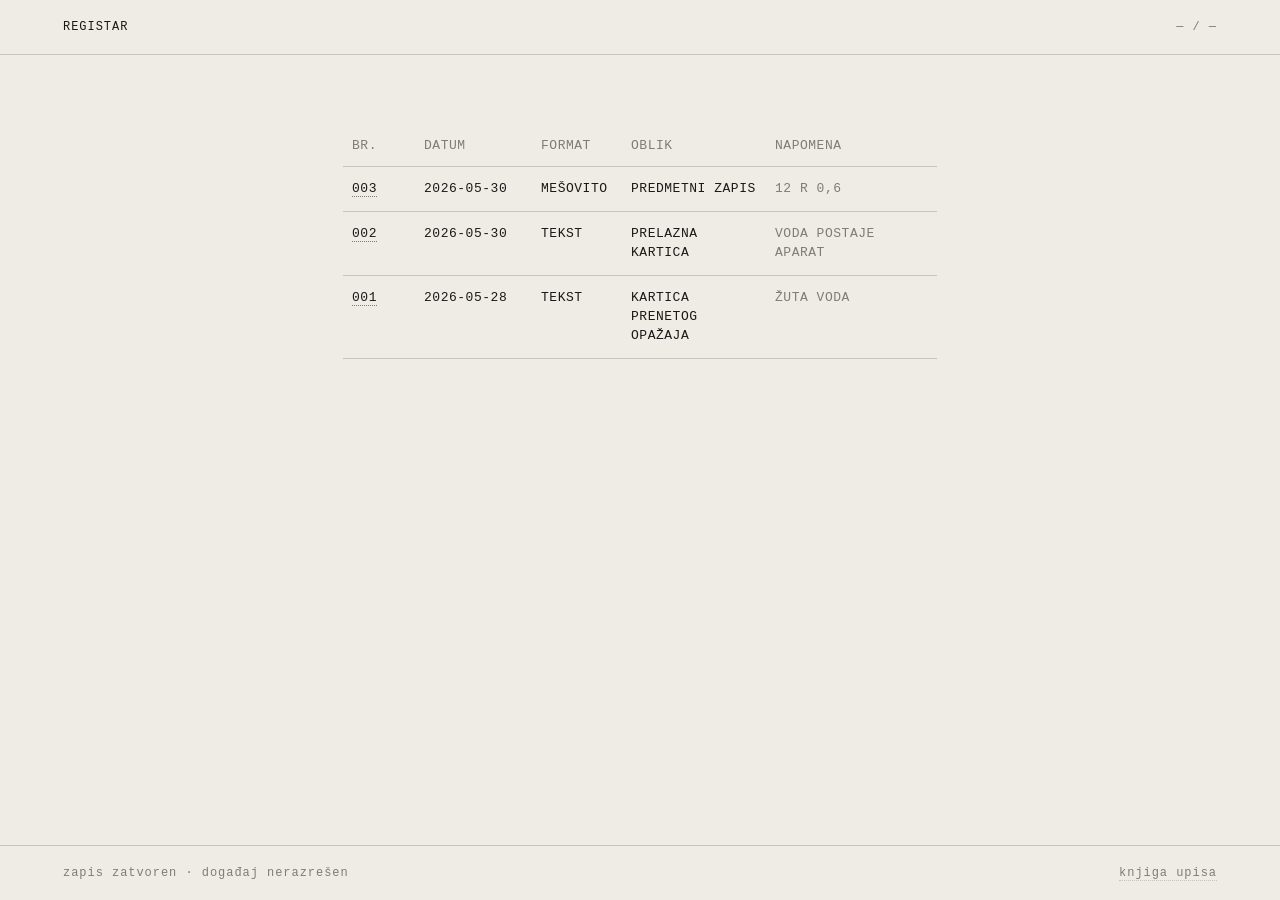
<file: index.html>
<!DOCTYPE html>
<html lang="sr">
<head>
  <meta charset="UTF-8">
  <meta name="viewport" content="width=device-width, initial-scale=1.0">
  <title>REGISTAR</title>
  <link rel="stylesheet" href="style.css">
</head>
<body>

  <header class="site-header">
    <span class="sig">REGISTAR</span>
    <span>— / —</span>
  </header>

  <main>
    <table class="ledger">
      <thead>
        <tr>
          <th style="width: 4rem;">BR.</th>
          <th style="width: 6.5rem;">DATUM</th>
          <th style="width: 5rem;">FORMAT</th>
          <th style="width: 8rem;">OBLIK</th>
          <th>NAPOMENA</th>
        </tr>
      </thead>
      <tbody>
        <!-- Najnoviji unos ide na vrh. Red postoji samo ako postoji i odgovarajuća stranica u /entries. -->
        <tr>
  <td><a href="entries/003.html">003</a></td>
  <td>2026&#8209;05&#8209;30</td>
  <td>MEŠOVITO</td>
  <td>PREDMETNI ZAPIS</td>
  <td class="note">12 R 0,6</td>
</tr>
        <tr>
          <td><a href="entries/002.html">002</a></td>
          <td>2026&#8209;05&#8209;30</td>
          <td>TEKST</td>
          <td>PRELAZNA KARTICA</td>
          <td class="note">VODA POSTAJE APARAT</td>
        </tr>
        <tr>
          <td><a href="entries/001.html">001</a></td>
          <td>2026&#8209;05&#8209;28</td>
          <td>TEKST</td>
          <td>KARTICA PRENETOG OPAŽAJA</td>
          <td class="note">ŽUTA VODA</td>
        </tr>
      </tbody>
    </table>
  </main>

  <footer class="site-footer">
    <span>zapis zatvoren · događaj nerazrešen</span>
    <span><a href="REGISTAR_LEDGER.csv">knjiga upisa</a></span>
  </footer>

</body>
</html>
</file>
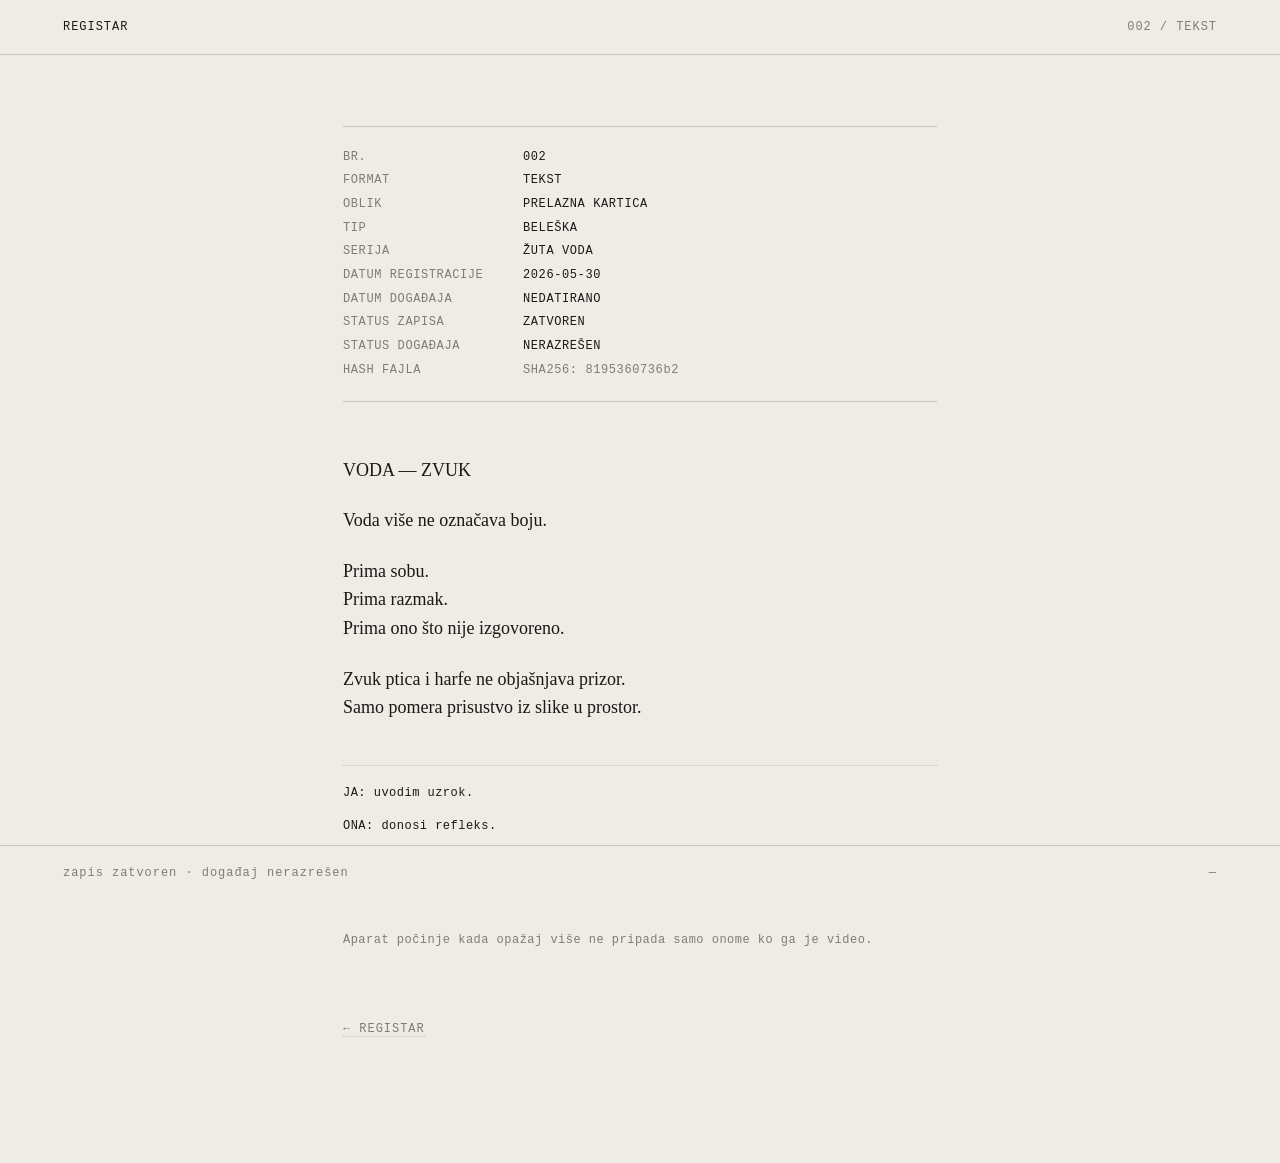
<file: 002.html>
<!DOCTYPE html>
<html lang="sr">
<head>
  <meta charset="UTF-8">
  <meta name="viewport" content="width=device-width, initial-scale=1.0">
  <title>REGISTAR / 002</title>
  <link rel="stylesheet" href="../style.css">
</head>
<body>

  <header class="site-header">
    <span class="sig">REGISTAR</span>
    <span>002 / TEKST</span>
  </header>

  <main>

    <dl class="entry-meta">
      <dt>BR.</dt>                  <dd>002</dd>
      <dt>FORMAT</dt>              <dd>TEKST</dd>
      <dt>OBLIK</dt>               <dd>PRELAZNA KARTICA</dd>
      <dt>TIP</dt>                 <dd>BELEŠKA</dd>
      <dt>SERIJA</dt>              <dd>ŽUTA VODA</dd>
      <dt>DATUM REGISTRACIJE</dt>  <dd>2026-05-30</dd>
      <dt>DATUM DOGAĐAJA</dt>      <dd>NEDATIRANO</dd>
      <dt>STATUS ZAPISA</dt>       <dd>ZATVOREN</dd>
      <dt>STATUS DOGAĐAJA</dt>     <dd>NERAZREŠEN</dd>
      <dt>HASH FAJLA</dt>          <dd class="hash-short">SHA256: 8195360736b2</dd>
    </dl>

    <div class="content">
      <p class="note-text">VODA — ZVUK</p>

      <p>Voda više ne označava boju.</p>

      <p>Prima sobu.<br>
      Prima razmak.<br>
      Prima ono što nije izgovoreno.</p>

      <p>Zvuk ptica i harfe ne objašnjava prizor.<br>
      Samo pomera prisustvo iz slike u prostor.</p>

      <div class="field-note">
        <p>JA: uvodim uzrok.</p>
        <p>ONA: donosi refleks.</p>
        <p>VODA: zadržava razliku.</p>
      </div>

      <p class="registration-note">Aparat počinje kada opažaj više ne pripada samo onome ko ga je video.</p>
    </div>

    <div class="return">
      <a href="../index.html">← REGISTAR</a>
    </div>

  </main>

  <footer class="site-footer">
    <span>zapis zatvoren · događaj nerazrešen</span>
    <span>—</span>
  </footer>

</body>
</html>
</file>
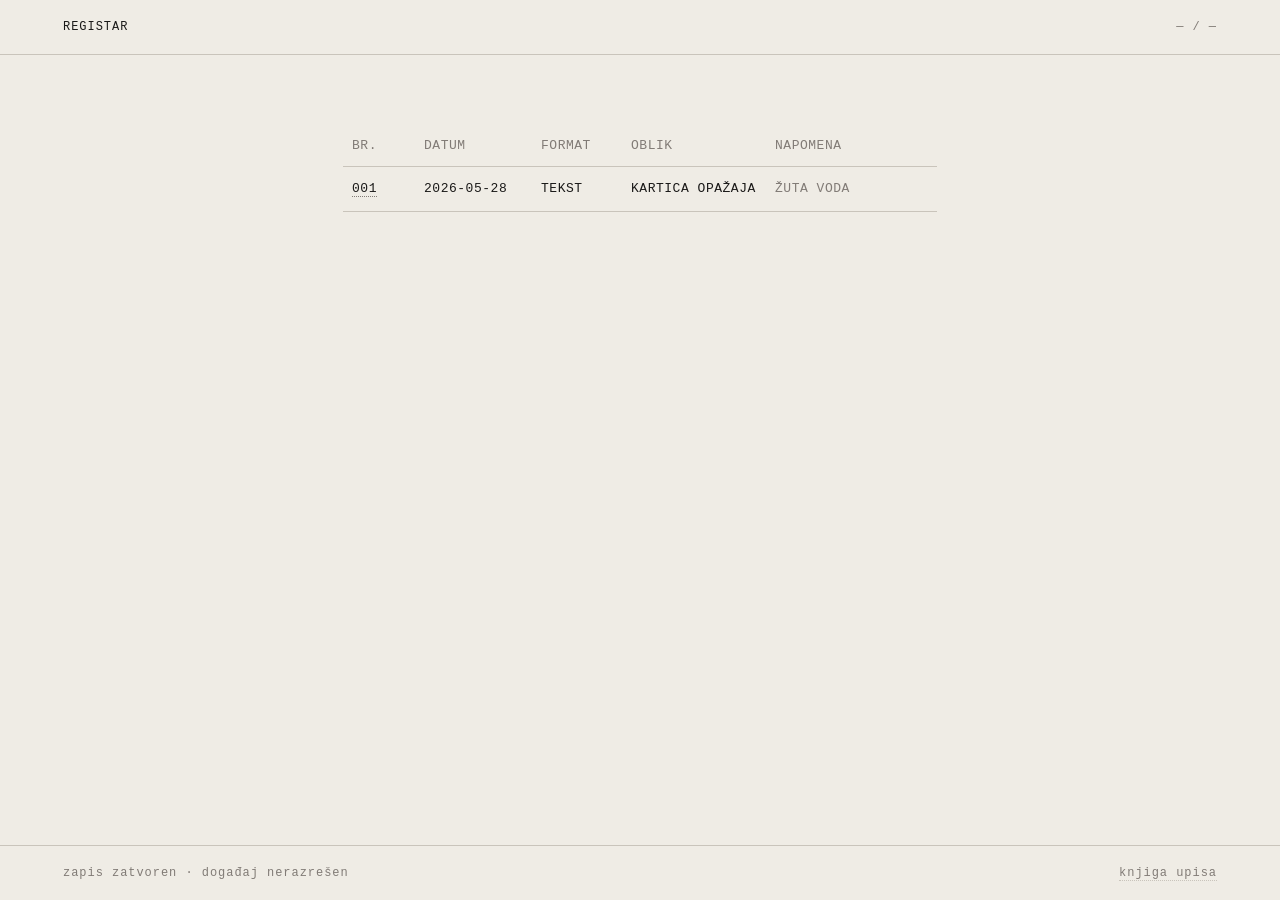
<file: home.html>
<!DOCTYPE html>
<html lang="sr">
<head>
  <meta charset="UTF-8">
  <meta name="viewport" content="width=device-width, initial-scale=1.0">
  <title>REGISTAR</title>
  <link rel="stylesheet" href="style.css">
</head>
<body>

  <header class="site-header">
    <span class="sig">REGISTAR</span>
    <span>— / —</span>
  </header>

  <main>
    <table class="ledger">
      <thead>
        <tr>
          <th style="width: 4rem;">BR.</th>
          <th style="width: 6.5rem;">DATUM</th>
          <th style="width: 5rem;">FORMAT</th>
          <th style="width: 8rem;">OBLIK</th>
          <th>NAPOMENA</th>
        </tr>
      </thead>
      <tbody>
        <!-- Najnoviji unos ide na vrh. Za novu stranicu dupliraj jedan <tr> blok. -->
        <tr>
          <td><a href="entries/001.html">001</a></td>
          <td>2026&#8209;05&#8209;28</td>
          <td>TEKST</td>
          <td>KARTICA OPAŽAJA</td>
          <td class="note">ŽUTA VODA</td>
        </tr>
      </tbody>
    </table>
  </main>

  <footer class="site-footer">
    <span>zapis zatvoren · događaj nerazrešen</span>
    <span><a href="REGISTAR_LEDGER.csv">knjiga upisa</a></span>
  </footer>

</body>
</html>
</file>
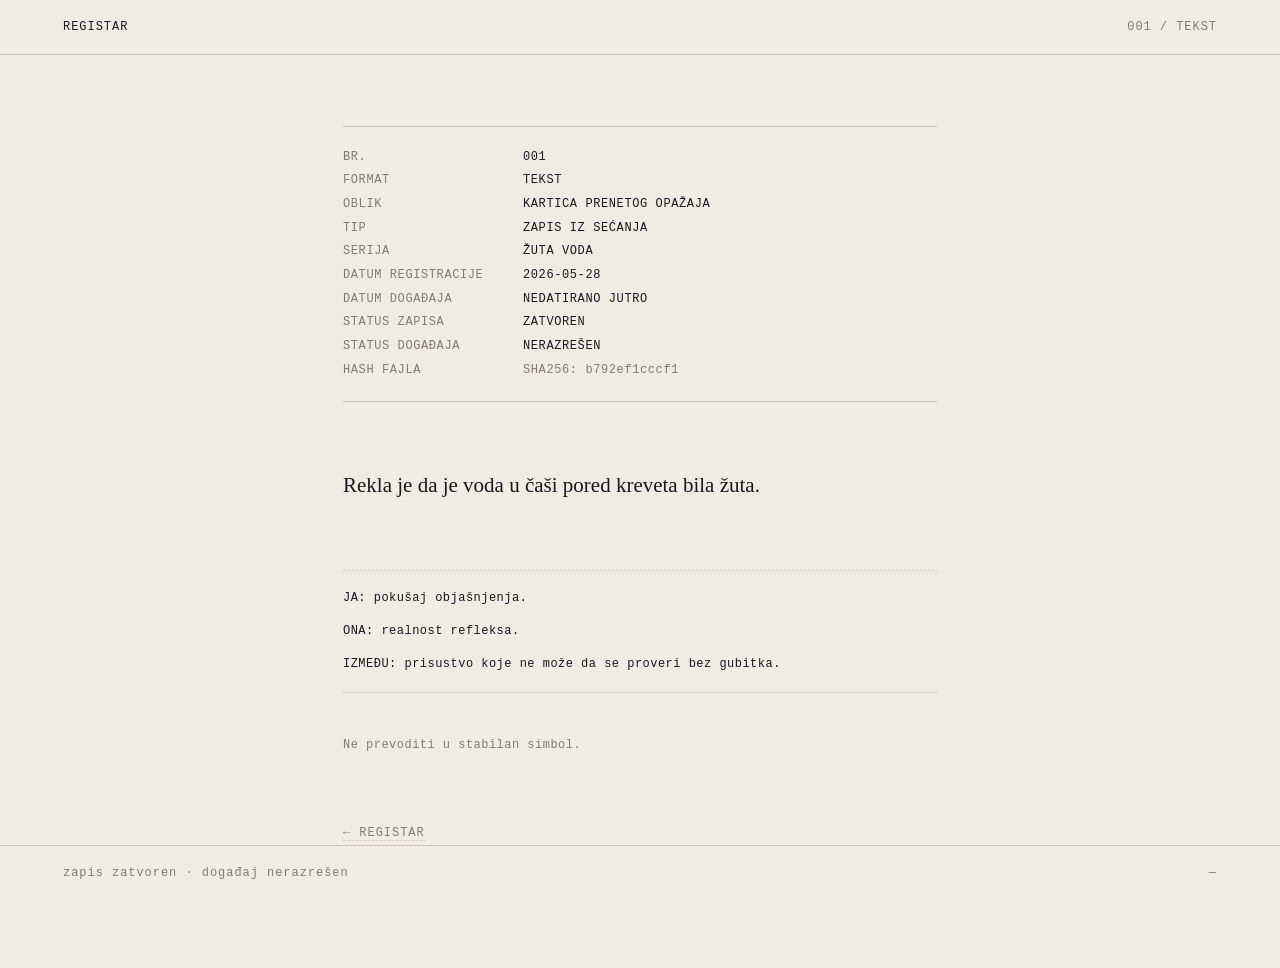
<file: entries/001.html>
<!DOCTYPE html>
<html lang="sr">
<head>
  <meta charset="UTF-8">
  <meta name="viewport" content="width=device-width, initial-scale=1.0">
  <title>REGISTAR / 001</title>
  <link rel="stylesheet" href="../style.css">
</head>
<body>

  <header class="site-header">
    <span class="sig">REGISTAR</span>
    <span>001 / TEKST</span>
  </header>

  <main>

    <dl class="entry-meta">
      <dt>BR.</dt>                  <dd>001</dd>
      <dt>FORMAT</dt>              <dd>TEKST</dd>
      <dt>OBLIK</dt>               <dd>KARTICA PRENETOG OPAŽAJA</dd>
      <dt>TIP</dt>                 <dd>ZAPIS IZ SEĆANJA</dd>
      <dt>SERIJA</dt>              <dd>ŽUTA VODA</dd>
      <dt>DATUM REGISTRACIJE</dt>  <dd>2026-05-28</dd>
      <dt>DATUM DOGAĐAJA</dt>      <dd>NEDATIRANO JUTRO</dd>
      <dt>STATUS ZAPISA</dt>       <dd>ZATVOREN</dd>
      <dt>STATUS DOGAĐAJA</dt>     <dd>NERAZREŠEN</dd>
      <dt>HASH FAJLA</dt>          <dd class="hash-short">SHA256: b792ef1cccf1</dd>
    </dl>

    <div class="content">
      <p class="primary-text">Rekla je da je voda u čaši pored kreveta bila žuta.</p>

      <div class="field-note">
        <p>JA: pokušaj objašnjenja.</p>
        <p>ONA: realnost refleksa.</p>
        <p>IZMEĐU: prisustvo koje ne može da se proveri bez gubitka.</p>
      </div>

      <p class="registration-note">Ne prevoditi u stabilan simbol.</p>
    </div>

    <div class="return">
      <a href="../index.html">← REGISTAR</a>
    </div>

  </main>

  <footer class="site-footer">
    <span>zapis zatvoren · događaj nerazrešen</span>
    <span>—</span>
  </footer>

</body>
</html>
</file>
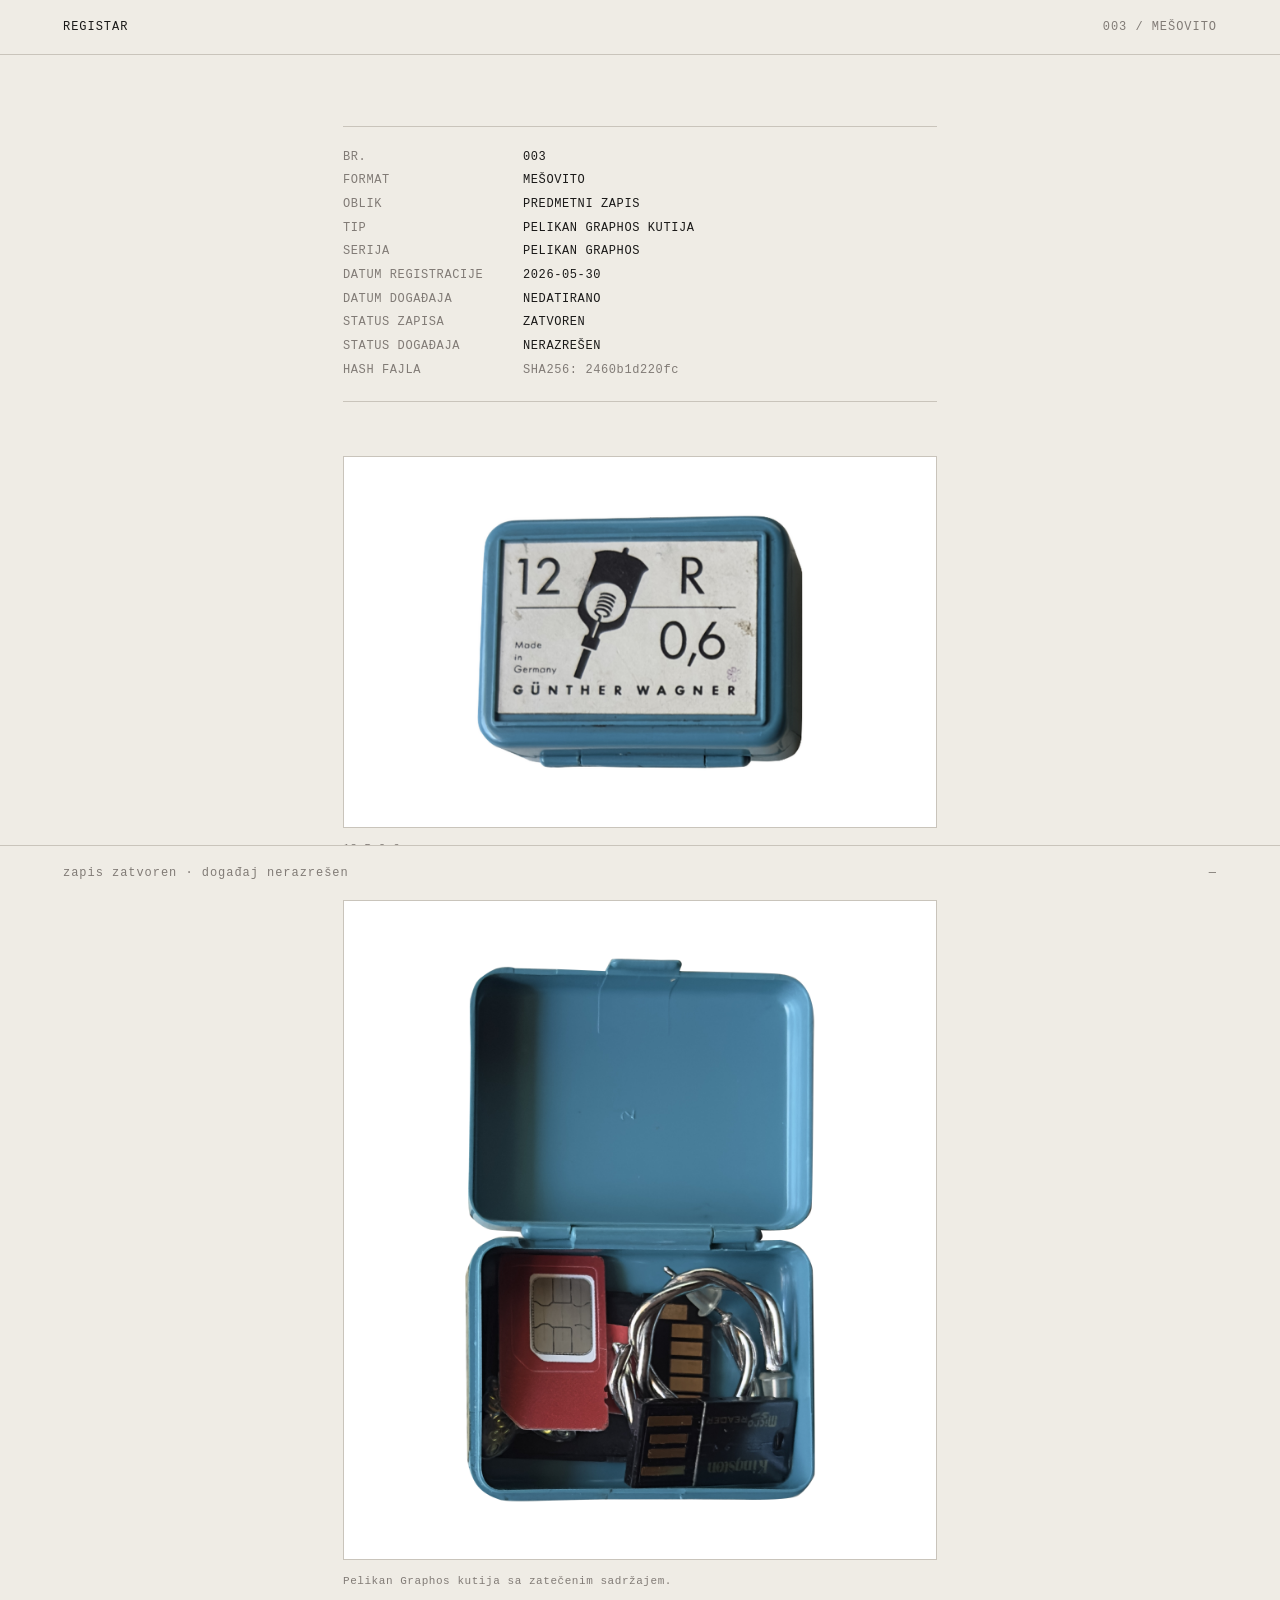
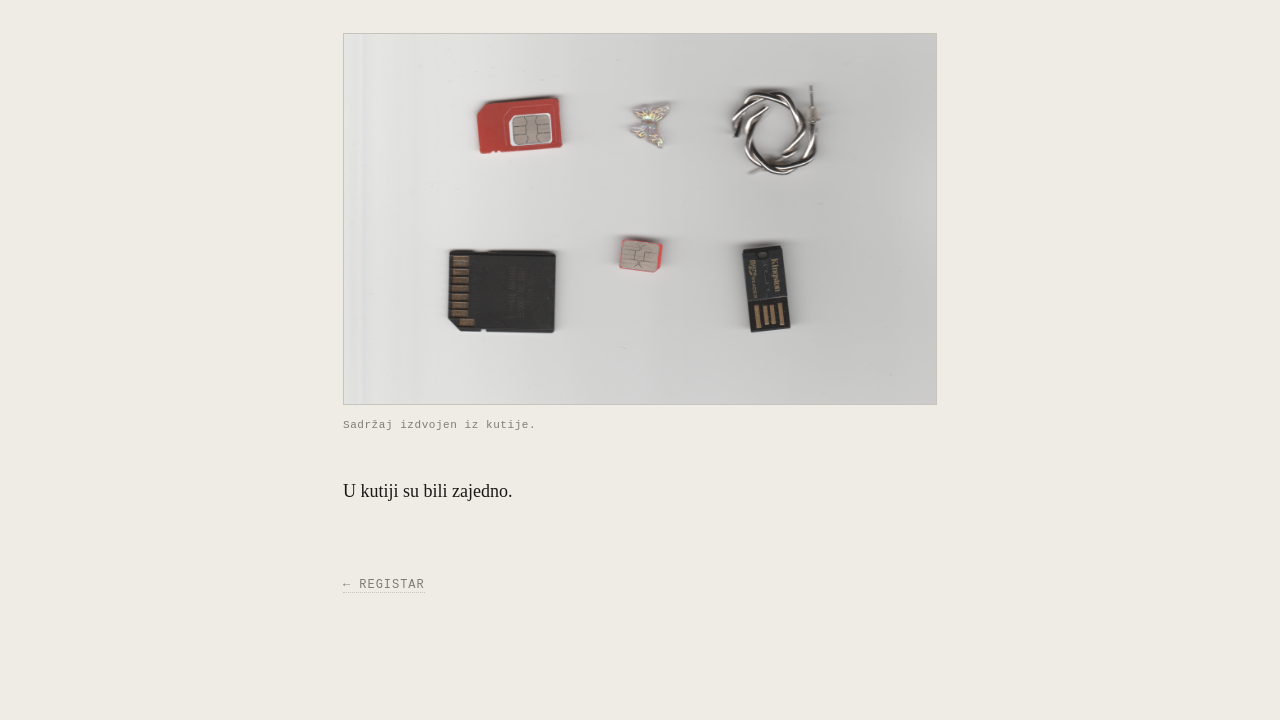
<file: entries/003.html>
<!DOCTYPE html>
<html lang="sr">
<head>
  <meta charset="UTF-8">
  <meta name="viewport" content="width=device-width, initial-scale=1.0">
  <title>REGISTAR / 003</title>
  <link rel="stylesheet" href="../style.css">
</head>
<body>

  <header class="site-header">
    <span class="sig">REGISTAR</span>
    <span>003 / MEŠOVITO</span>
  </header>

  <main>

    <dl class="entry-meta">
      <dt>BR.</dt>                  <dd>003</dd>
      <dt>FORMAT</dt>              <dd>MEŠOVITO</dd>
      <dt>OBLIK</dt>               <dd>PREDMETNI ZAPIS</dd>
      <dt>TIP</dt>                 <dd>PELIKAN GRAPHOS KUTIJA</dd>
      <dt>SERIJA</dt>              <dd>PELIKAN GRAPHOS</dd>
      <dt>DATUM REGISTRACIJE</dt>  <dd>2026-05-30</dd>
      <dt>DATUM DOGAĐAJA</dt>      <dd>NEDATIRANO</dd>
      <dt>STATUS ZAPISA</dt>       <dd>ZATVOREN</dd>
      <dt>STATUS DOGAĐAJA</dt>     <dd>NERAZREŠEN</dd>
      <dt>HASH FAJLA</dt>          <dd class="hash-short">SHA256: 2460b1d220fc</dd>
    </dl>

    <div class="content">

      <figure class="media-block">
        <img src="../media/002-box-label.png" alt="">
        <figcaption>12 R 0,6</figcaption>
      </figure>

      <figure class="media-block">
        <img src="../media/002-box-open.png" alt="">
        <figcaption>Pelikan Graphos kutija sa zatečenim sadržajem.</figcaption>
      </figure>

      <figure class="media-block">
        <img src="../media/002-elements.png" alt="">
        <figcaption>Sadržaj izdvojen iz kutije.</figcaption>
      </figure>

      <p class="note-text">
        U kutiji su bili zajedno.
      </p>

    </div>

    <div class="return">
      <a href="../index.html">← REGISTAR</a>
    </div>

  </main>

  <footer class="site-footer">
    <span>zapis zatvoren · događaj nerazrešen</span>
    <span>—</span>
  </footer>

</body>
</html>
</file>
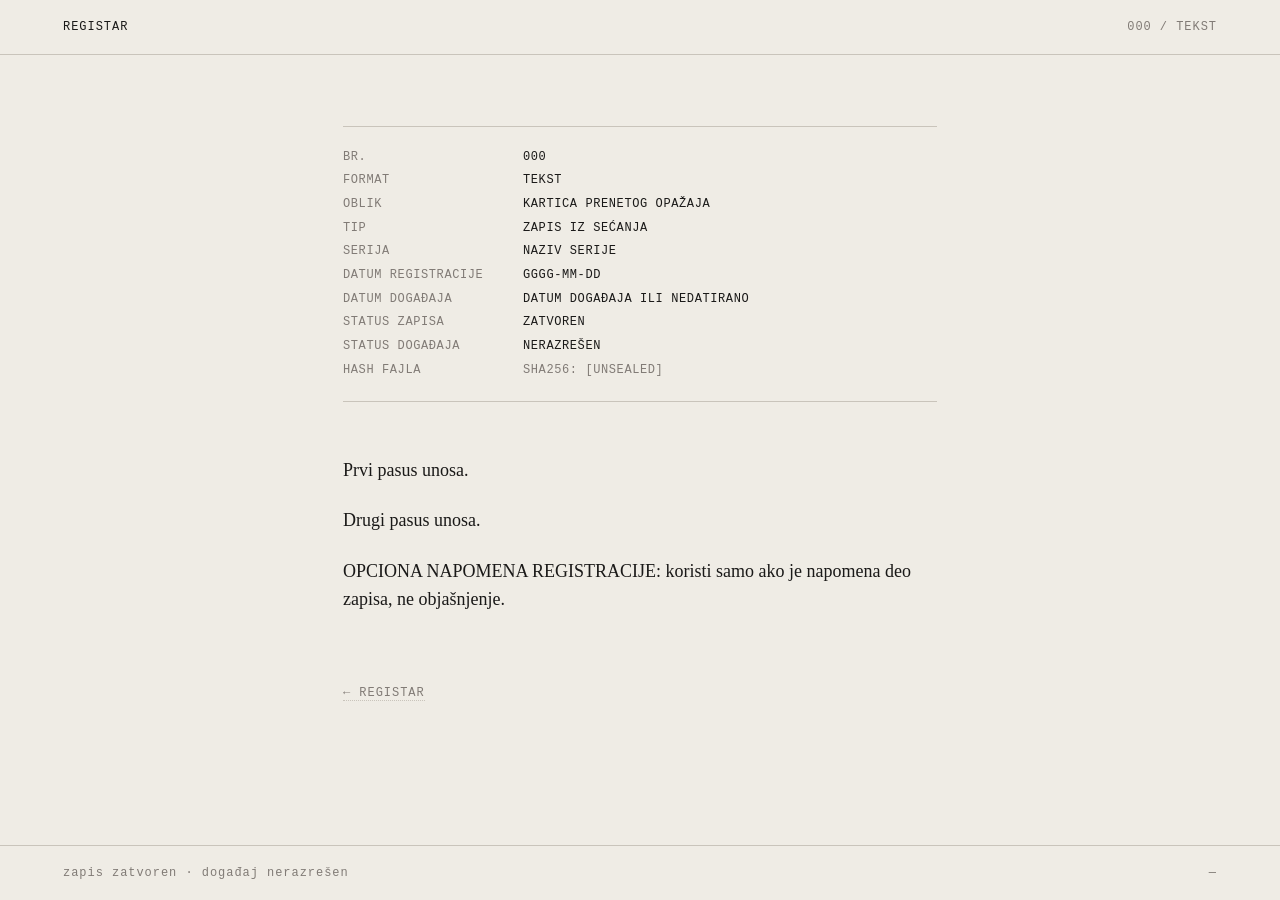
<file: entries/TEMPLATE_TEXT.html>
<!DOCTYPE html>
<html lang="sr">
<head>
  <meta charset="UTF-8">
  <meta name="viewport" content="width=device-width, initial-scale=1.0">
  <title>REGISTAR / 000</title>
  <link rel="stylesheet" href="../style.css">
</head>
<body>

  <header class="site-header">
    <span class="sig">REGISTAR</span>
    <span>000 / TEKST</span>
  </header>

  <main>

    <dl class="entry-meta">
      <dt>BR.</dt>                  <dd>000</dd>
      <dt>FORMAT</dt>              <dd>TEKST</dd>
      <dt>OBLIK</dt>               <dd>KARTICA PRENETOG OPAŽAJA</dd>
      <dt>TIP</dt>                 <dd>ZAPIS IZ SEĆANJA</dd>
      <dt>SERIJA</dt>              <dd>NAZIV SERIJE</dd>
      <dt>DATUM REGISTRACIJE</dt>  <dd>GGGG-MM-DD</dd>
      <dt>DATUM DOGAĐAJA</dt>      <dd>DATUM DOGAĐAJA ILI NEDATIRANO</dd>
      <dt>STATUS ZAPISA</dt>       <dd>ZATVOREN</dd>
      <dt>STATUS DOGAĐAJA</dt>     <dd>NERAZREŠEN</dd>
      <dt>HASH FAJLA</dt>          <dd class="hash-short">SHA256: [UNSEALED]</dd>
    </dl>

    <div class="content">
      <p>Prvi pasus unosa.</p>
      <p>Drugi pasus unosa.</p>
      <p class="note-text">OPCIONA NAPOMENA REGISTRACIJE: koristi samo ako je napomena deo zapisa, ne objašnjenje.</p>
    </div>

    <div class="return">
      <a href="../index.html">← REGISTAR</a>
    </div>

  </main>

  <footer class="site-footer">
    <span>zapis zatvoren · događaj nerazrešen</span>
    <span>—</span>
  </footer>

</body>
</html>
</file>
<file: style.css>
*, *::before, *::after {
  box-sizing: border-box;
  margin: 0;
  padding: 0;
}

:root {
  --bg: #efece5;
  --text: #1a1918;
  --meta: #817b76;
  --rule: #c9c4bb;
  --pad: clamp(1.5rem, 6vw, 3.5rem);
  --max: 720px;
}

html,
body {
  background: var(--bg);
  color: var(--text);
  font-family: Georgia, "Times New Roman", serif;
  font-size: 18px;
  line-height: 1.6;
  -webkit-font-smoothing: antialiased;
  text-rendering: optimizeLegibility;
}

.site-header,
.site-footer {
  position: fixed;
  left: 0;
  right: 0;
  padding: 1.1rem var(--pad);
  background: var(--bg);
  display: flex;
  justify-content: space-between;
  align-items: baseline;
  font-family: "Courier New", monospace;
  font-size: 12px;
  line-height: 1.2;
  letter-spacing: 0.08em;
  color: var(--meta);
  z-index: 10;
}

.site-header {
  top: 0;
  border-bottom: 1px solid var(--rule);
}

.site-footer {
  bottom: 0;
  border-top: 1px solid var(--rule);
}

.site-header .sig {
  color: var(--text);
}

.site-footer a {
  color: var(--meta);
  text-decoration: none;
  border-bottom: 1px dotted var(--rule);
}

.site-footer a:hover {
  color: var(--text);
  border-bottom-color: var(--text);
}

main {
  max-width: var(--max);
  margin: 0 auto;
  padding: 7rem var(--pad) 7rem;
}

.ledger {
  width: 100%;
  border-collapse: collapse;
  font-family: "Courier New", monospace;
  font-size: 13px;
  line-height: 1.45;
  letter-spacing: 0.04em;
}

.ledger th {
  text-align: left;
  font-weight: normal;
  color: var(--meta);
  border-bottom: 1px solid var(--rule);
  padding: 0.6rem 0.5rem;
}

.ledger td {
  padding: 0.7rem 0.5rem;
  border-bottom: 1px solid var(--rule);
  vertical-align: top;
  color: var(--text);
}

.ledger a {
  color: var(--text);
  text-decoration: none;
  border-bottom: 1px dotted var(--meta);
  transition: border-color 0.2s ease, color 0.2s ease;
}

.ledger a:hover {
  border-bottom-color: var(--text);
}

.ledger td.note {
  color: var(--meta);
}

.entry-meta {
  font-family: "Courier New", monospace;
  font-size: 12px;
  line-height: 1.45;
  letter-spacing: 0.05em;
  color: var(--meta);
  border-top: 1px solid var(--rule);
  border-bottom: 1px solid var(--rule);
  padding: 1.2rem 0;
  margin-bottom: 3rem;
  display: grid;
  grid-template-columns: 9rem 1fr;
  row-gap: 0.35rem;
  column-gap: 1rem;
}

.entry-meta dt {
  color: var(--meta);
}

.entry-meta dd {
  color: var(--text);
}

.entry-meta .hash-short {
  color: var(--meta);
}

.content p {
  margin-bottom: 1.2em;
}

.content p:last-child {
  margin-bottom: 0;
}

.content .primary-text {
  font-size: 21px;
  line-height: 1.5;
  margin: 3.8rem 0;
}

.content .field-note {
  font-family: "Courier New", monospace;
  font-size: 12px;
  line-height: 1.55;
  letter-spacing: 0.04em;
  color: var(--text);
  border-top: 1px dotted var(--rule);
  border-bottom: 1px dotted var(--rule);
  padding: 1rem 0;
  margin: 2.4rem 0;
}

.content .registration-note {
  font-family: "Courier New", monospace;
  font-size: 12px;
  line-height: 1.55;
  letter-spacing: 0.04em;
  color: var(--meta);
  margin-top: 2.4rem;
}

.media-block {
  margin: 0 0 2.4rem;
}

.media-block img,
.media-block video {
  width: 100%;
  max-width: 100%;
  height: auto;
  display: block;
  border: 1px solid var(--rule);
  background: var(--bg);
}

.media-block figcaption {
  margin-top: 0.75rem;
  font-family: "Courier New", monospace;
  font-size: 11px;
  line-height: 1.45;
  letter-spacing: 0.05em;
  color: var(--meta);
}

.media-block figcaption span {
  color: var(--text);
}

.reg-audio {
  margin: 0 0 2.4rem;
  font-family: "Courier New", monospace;
  font-size: 12px;
  line-height: 1.55;
  letter-spacing: 0.06em;
  color: var(--text);
}

.reg-audio audio {
  display: none;
}

.reg-audio .status-line {
  border-top: 1px dotted var(--rule);
  border-bottom: 1px dotted var(--rule);
  padding: 1.15rem 0;
  display: flex;
  justify-content: space-between;
  gap: 1rem;
}

.reg-audio .progress-shell {
  border-bottom: 1px dotted var(--rule);
  padding: 1.1rem 0;
}

.reg-audio .progress {
  width: 100%;
  height: 1.1rem;
  display: block;
  appearance: none;
  -webkit-appearance: none;
  background: transparent;
  cursor: pointer;
}

.reg-audio .progress::-webkit-slider-runnable-track {
  height: 1px;
  background: var(--text);
}

.reg-audio .progress::-webkit-slider-thumb {
  appearance: none;
  -webkit-appearance: none;
  width: 0.55rem;
  height: 0.55rem;
  margin-top: -0.25rem;
  border: 1px solid var(--text);
  background: var(--bg);
}

.reg-audio .progress::-moz-range-track {
  height: 1px;
  background: var(--text);
}

.reg-audio .progress::-moz-range-thumb {
  width: 0.55rem;
  height: 0.55rem;
  border: 1px solid var(--text);
  border-radius: 0;
  background: var(--bg);
}

.reg-audio .controls {
  border-bottom: 1px dotted var(--rule);
  padding: 0.9rem 0;
  display: flex;
  flex-wrap: wrap;
  gap: 1.1rem;
}

.reg-audio button {
  appearance: none;
  border: 0;
  background: transparent;
  color: var(--text);
  font: inherit;
  letter-spacing: inherit;
  cursor: pointer;
}

.reg-audio button:hover {
  color: var(--meta);
}

.reg-audio .caption {
  margin-top: 1.2rem;
  color: var(--meta);
}

.reg-audio .caption span {
  color: var(--text);
}

.preview-grid {
  display: grid;
  grid-template-columns: repeat(2, 1fr);
  gap: 0.8rem;
  margin-bottom: 2.4rem;
}

.preview-grid img,
.preview-grid video {
  width: 100%;
  height: auto;
  display: block;
  border: 1px solid var(--rule);
}

.return {
  margin-top: 4rem;
  font-family: "Courier New", monospace;
  font-size: 12px;
  line-height: 1.3;
  letter-spacing: 0.08em;
}

.return a {
  color: var(--meta);
  text-decoration: none;
  border-bottom: 1px dotted var(--rule);
  transition: color 0.2s ease, border-color 0.2s ease;
}

.return a:hover {
  color: var(--text);
  border-bottom-color: var(--text);
}

@media (max-width: 640px) {
  :root {
    --pad: 1.1rem;
  }

  html,
  body {
    font-size: 17px;
    line-height: 1.55;
  }

  .site-header,
  .site-footer {
    font-size: 11px;
    padding: 0.9rem var(--pad);
  }

  main {
    padding-top: 5.8rem;
    padding-bottom: 5.8rem;
  }

  .ledger {
    font-size: 11px;
    letter-spacing: 0.02em;
  }

  .ledger th,
  .ledger td {
    padding: 0.55rem 0.35rem;
  }

  .entry-meta {
    font-size: 11px;
    grid-template-columns: 7rem 1fr;
    margin-bottom: 2.4rem;
  }

  .reg-audio {
    font-size: 11px;
  }

  .reg-audio .status-line {
    display: block;
  }

  .reg-audio .status-line span:last-child {
    display: block;
    margin-top: 0.5rem;
  }

  .preview-grid {
    grid-template-columns: 1fr;
  }

  .return {
    font-size: 11px;
    margin-top: 3rem;
  }
}
</file>
